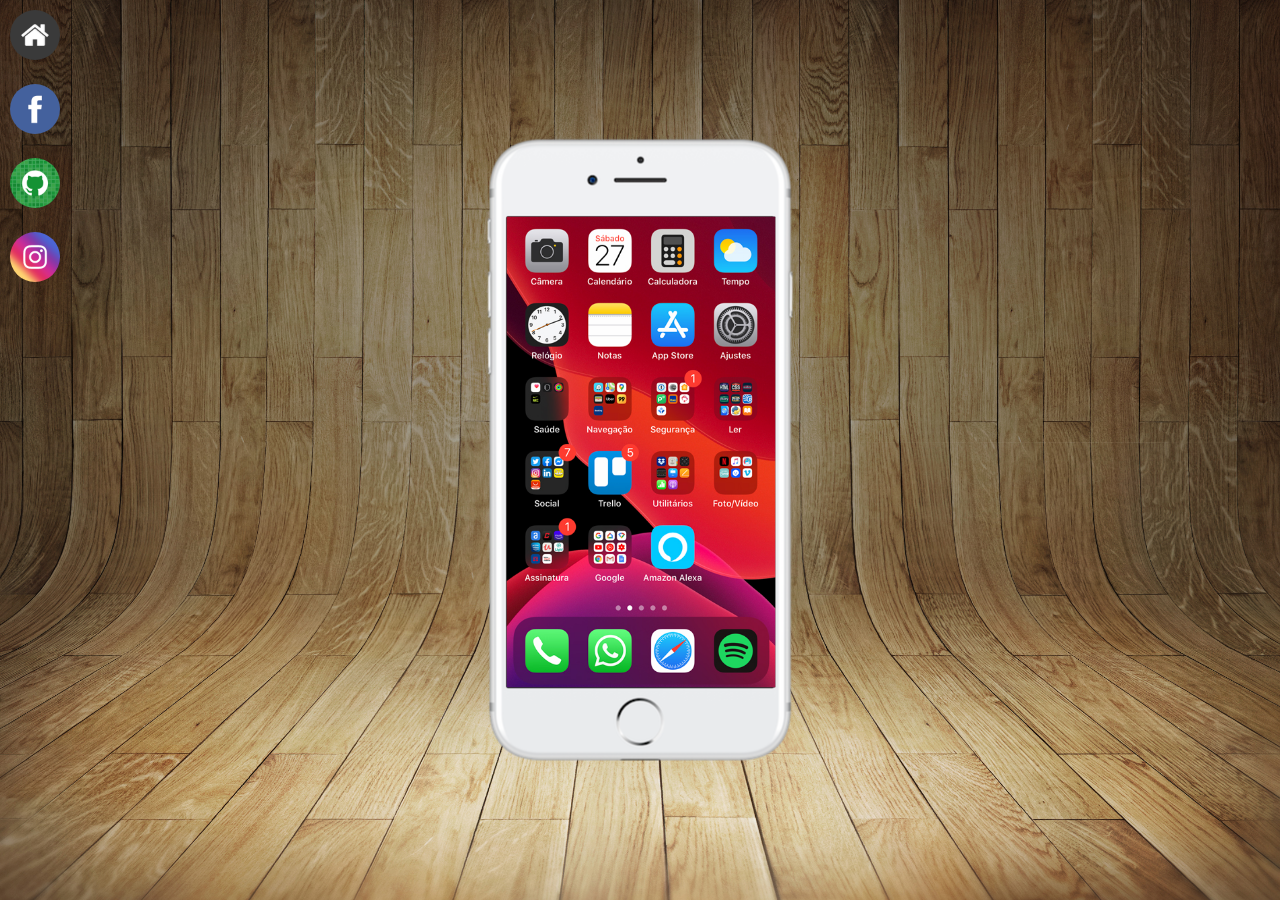
<file: index.html>
<!DOCTYPE html>
<html lang="pt-br">
<head>
    <meta charset="UTF-8">
    <meta name="viewport" content="width=device-width, initial-scale=1.0">
    <title>Projeto Redes Sociais</title>
    <link rel="shortcut icon" href="favicon.ico" type="image/x-icon">
    <link rel="stylesheet" href="estilos/style.css">
</head>
<body>
    <main>
        <section id="telefone">
            <iframe src="home.html" frameborder="0" name="tela" id="tela"></iframe>
        </section>
        <section id="redes-sociais">
            <a href="home.html" target="tela"> <img src="imagens/logo-home.jpg" alt=""></a><br>
            <a href="face.html" target="tela"> <img src="imagens/logo-facebook.jpg" alt=""></a><br>
            <a href="git.html" target="tela"> <img src="imagens/logo-github.jpg" alt=""></a><br>
            <a href="ig.html" target="tela"> <img src="imagens/logo-instagram.jpg" alt=""></a><br>
        
        </section>
    </main>
</body>
</html>
</file>
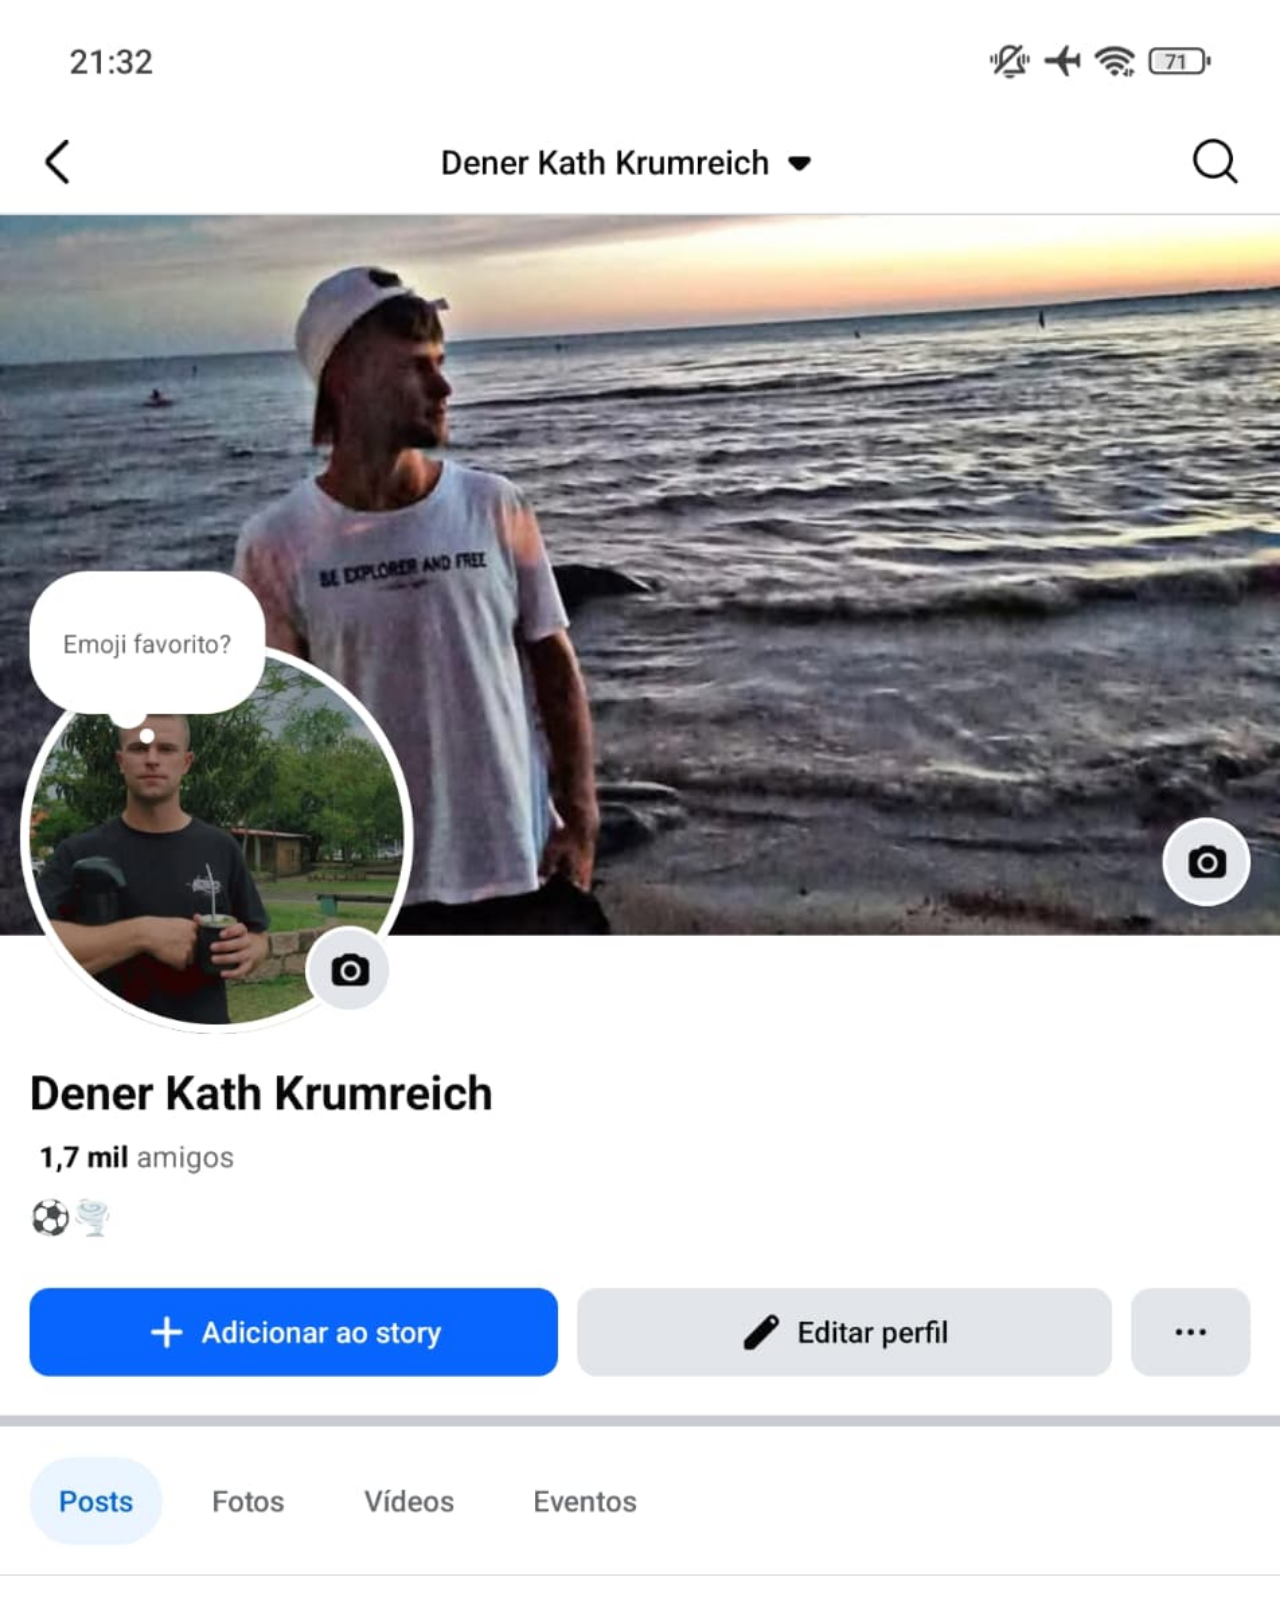
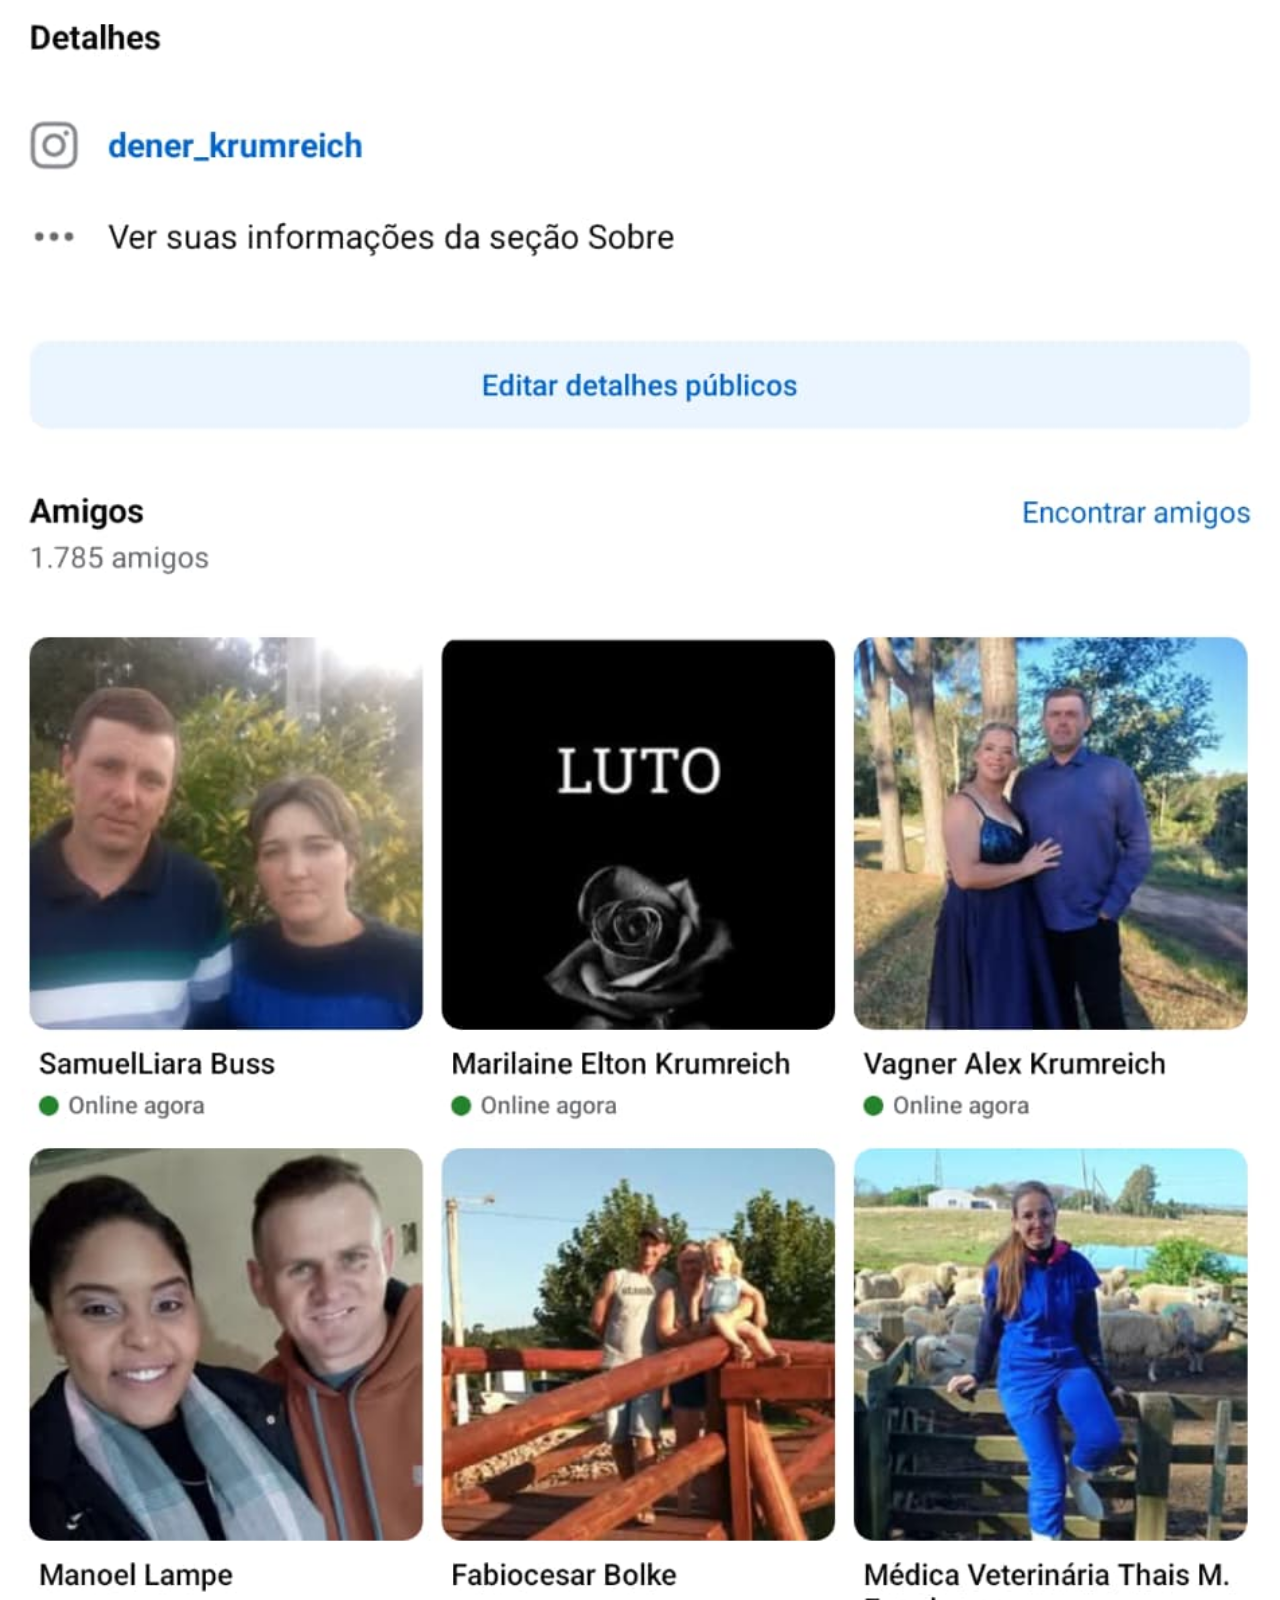
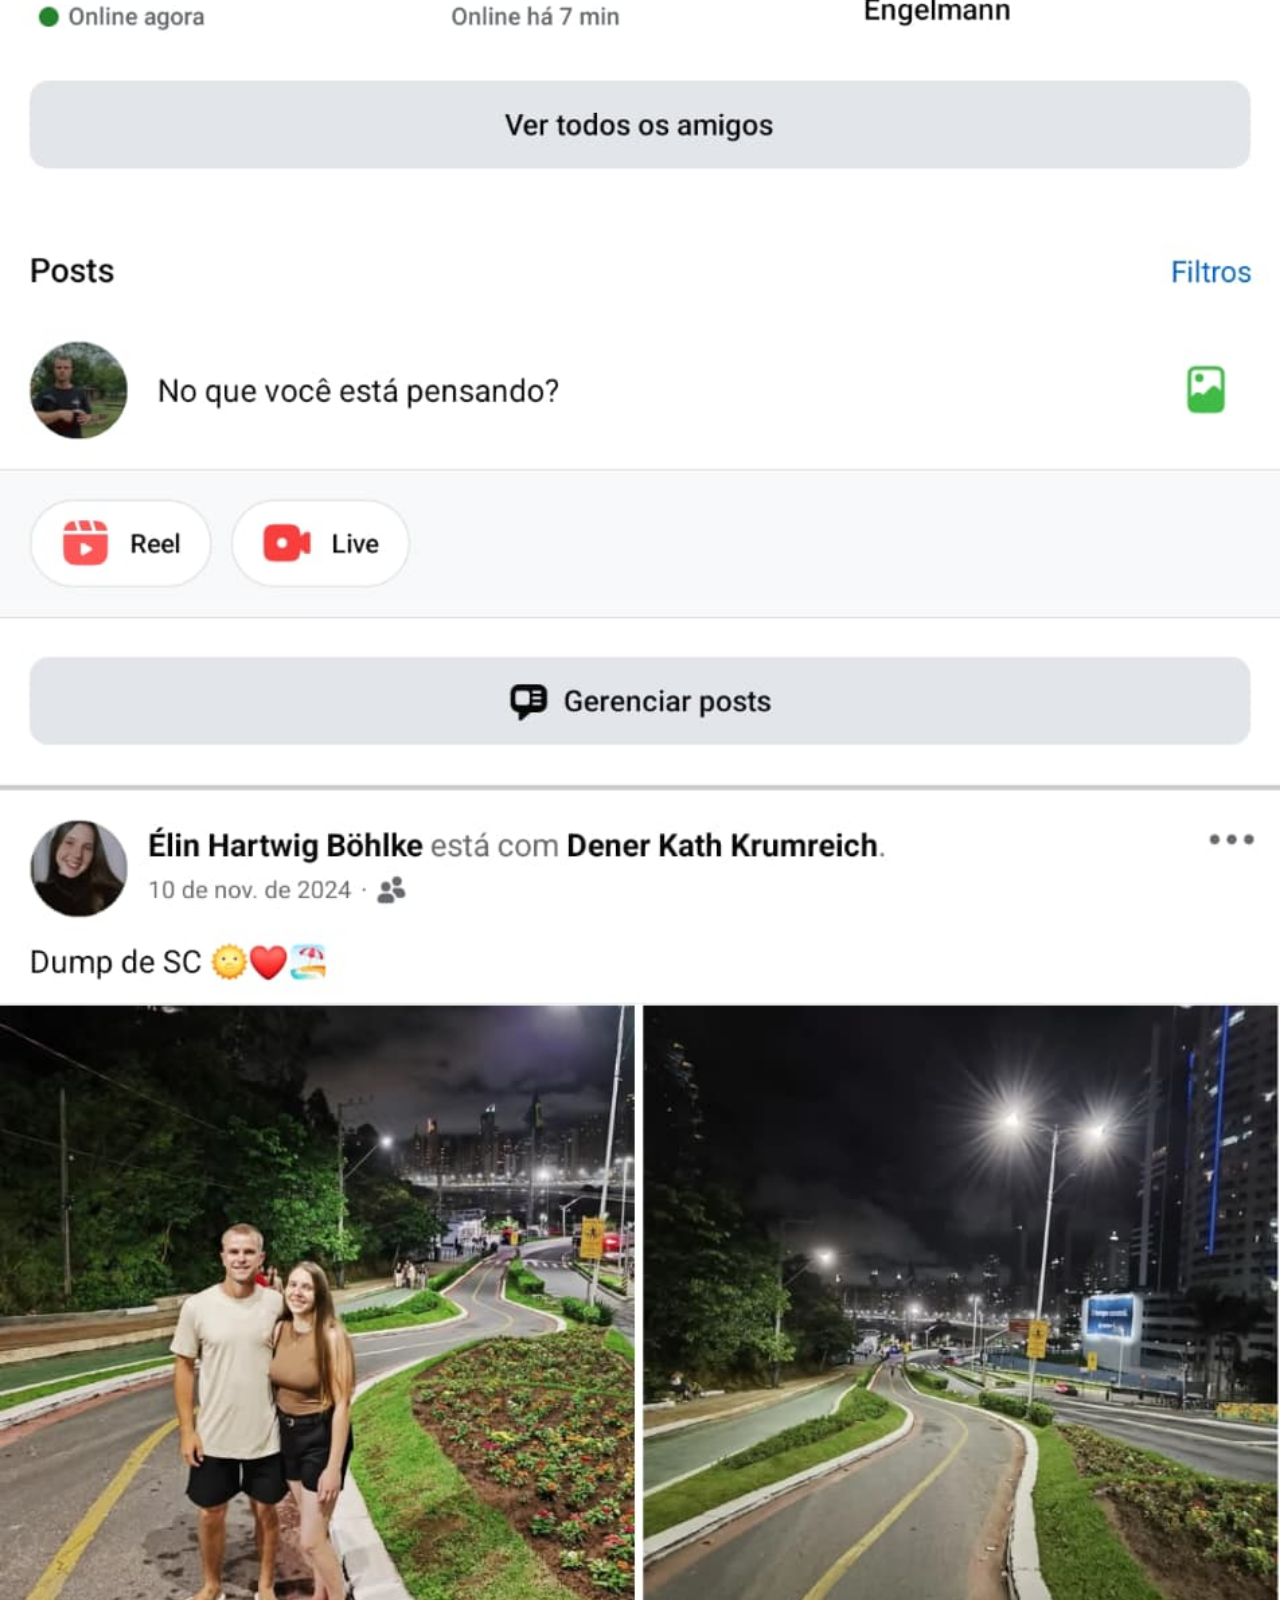
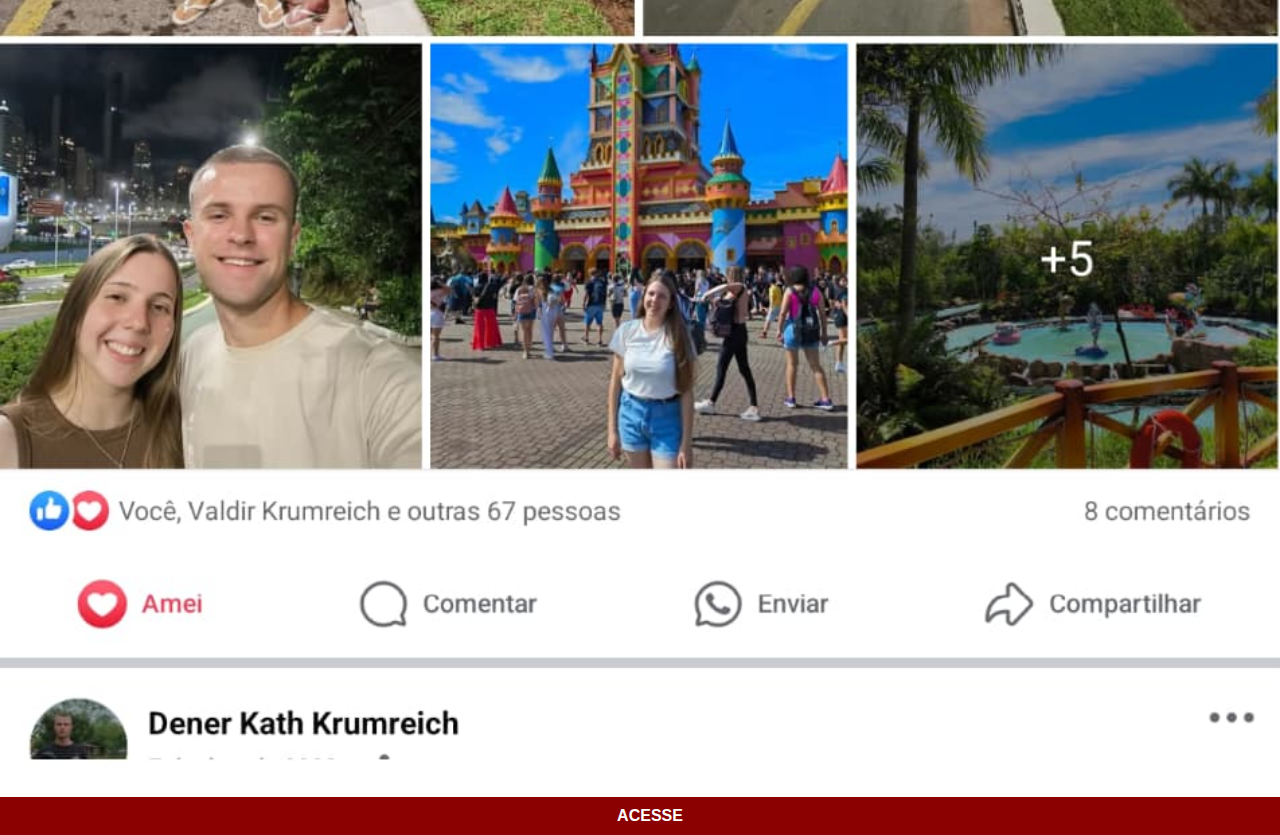
<file: face.html>
<!DOCTYPE html>
<html lang="pt-br">
<head>
    <meta charset="UTF-8">
    <meta name="viewport" content="width=device-width, initial-scale=1.0">
    <title>Document</title>
    <style>
        * {
            margin: 0px;
            padding: 0px;
            font-family: Arial, Helvetica, sans-serif;
        }

        ::-webkit-scrollbar {
            height: 0px;
            width: 0px;
        }

        img {
            width: 100vw;
        }

        a {
            background-color: darkred;
            display: block;
            color: white;
            text-align: center;
            text-decoration: none;
            font-weight: bolder;
            padding: 10px;
            width: 100vw;
        }

        a:hover {
            transform: translate(-2px, -2px);
            background-color: red;
        }
    </style>
</head>
<body>
    <img src="imagens/fc.jpg" alt="facebook">
    <a href="https://www.facebook.com/dener.kathkrumreich" target="_blank"> ACESSE</a>
    
</body>
</html>
</file>
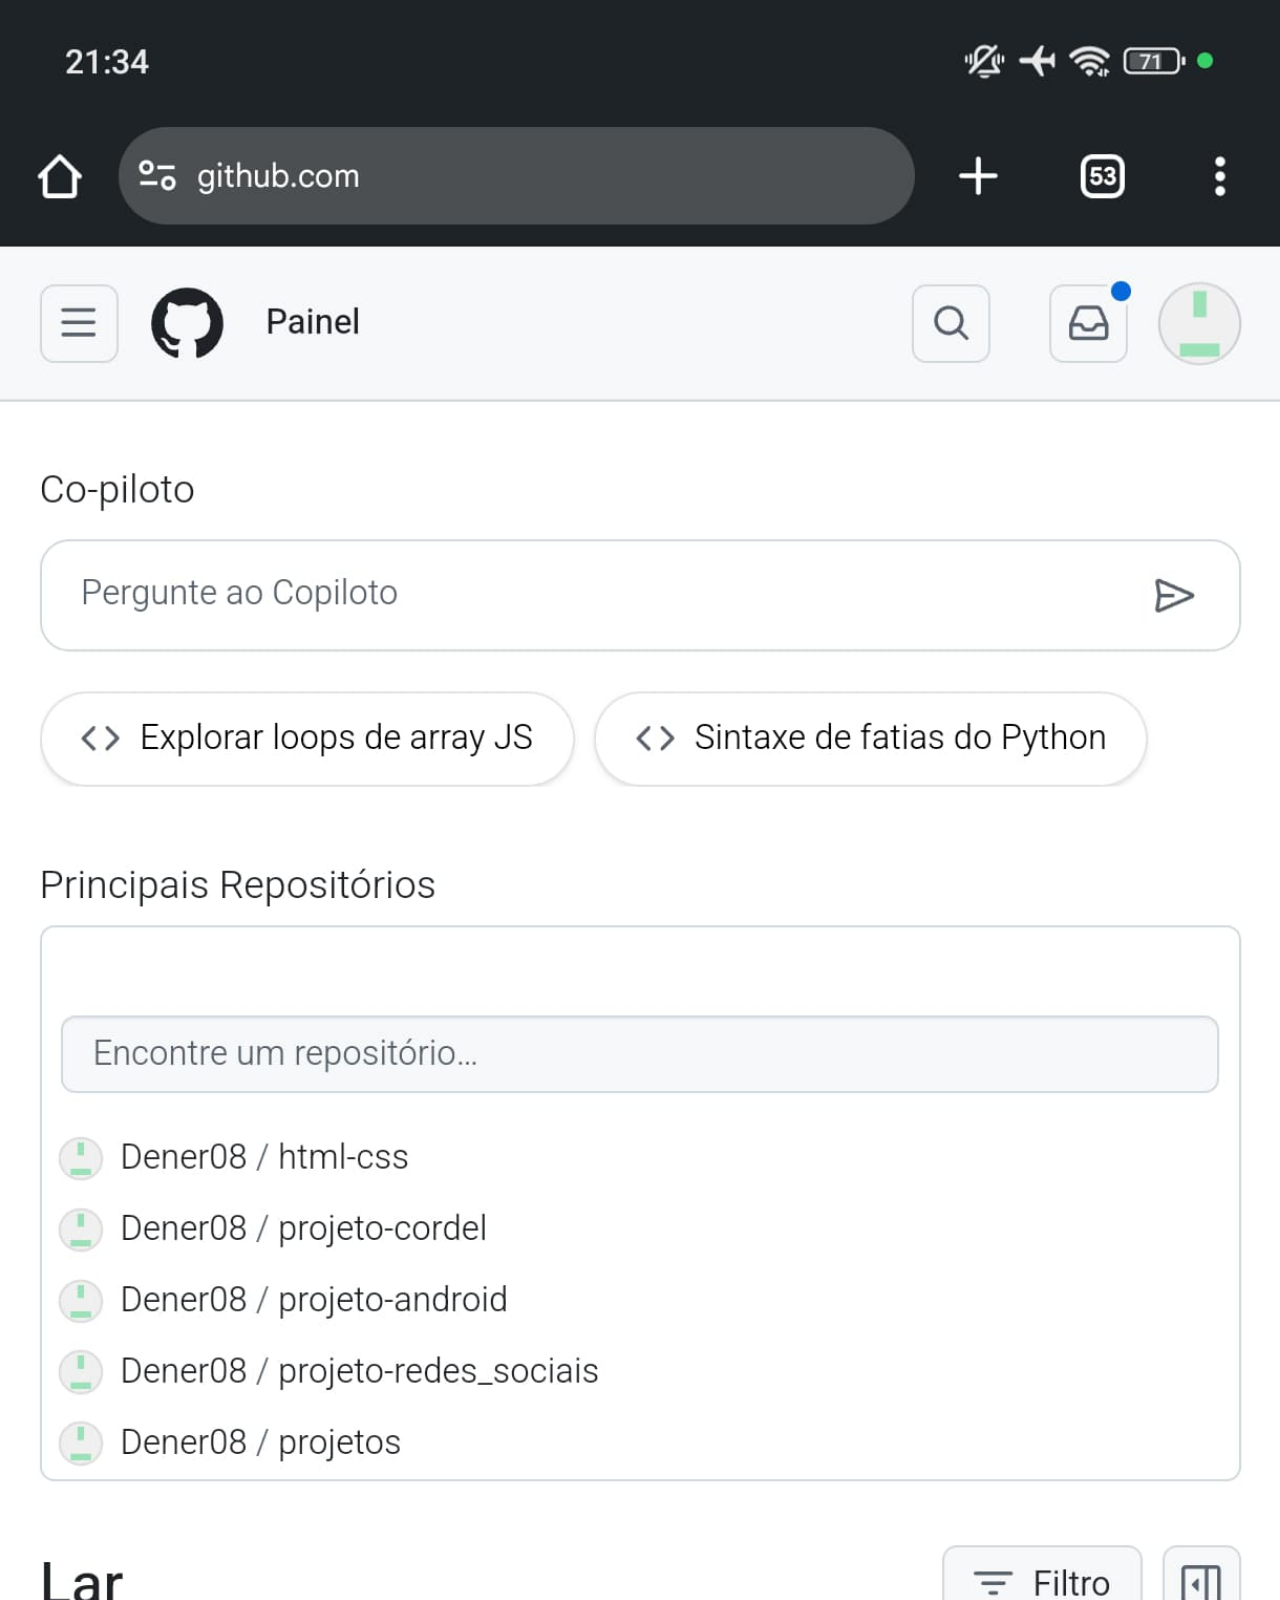
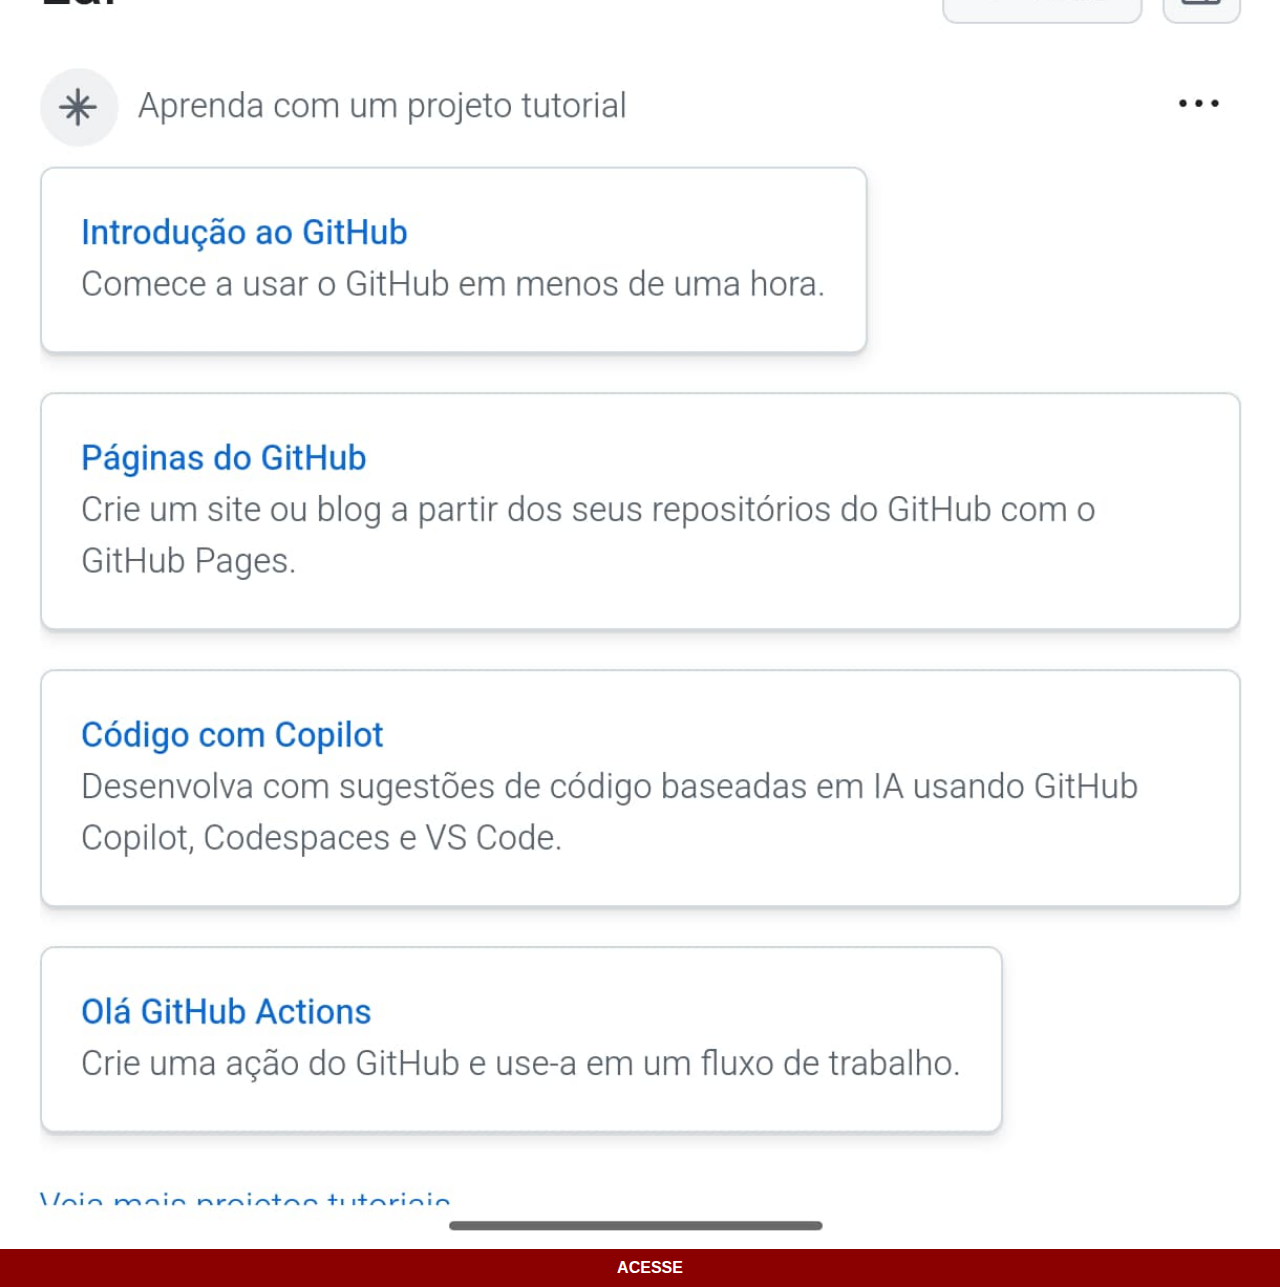
<file: git.html>
<!DOCTYPE html>
<html lang="pt-br">
<head>
    <meta charset="UTF-8">
    <meta name="viewport" content="width=device-width, initial-scale=1.0">
    <title>Document</title>
    <style>
        * {
            margin: 0px;
            padding: 0px;
            font-family: Arial, Helvetica, sans-serif;
        }
        ::-webkit-scrollbar {
            height: 0px;
            width: 0px;
        }
        img {
            width: 100vw;
        }

        a {
            background-color: darkred;
            display: block;
            color: white;
            text-align: center;
            text-decoration: none;
            font-weight: bolder;
            padding: 10px;
            width: 100vw;
        }
        a:hover {
            transform: translate(-2px, -2px);
            background-color: red;
        }
    </style>

</head>
<body>
    <img src="imagens/git.jpg" alt="github">
    <a href="https://github.com/Dener08" target="_blank"> ACESSE</a>
</body>
</html>
</file>
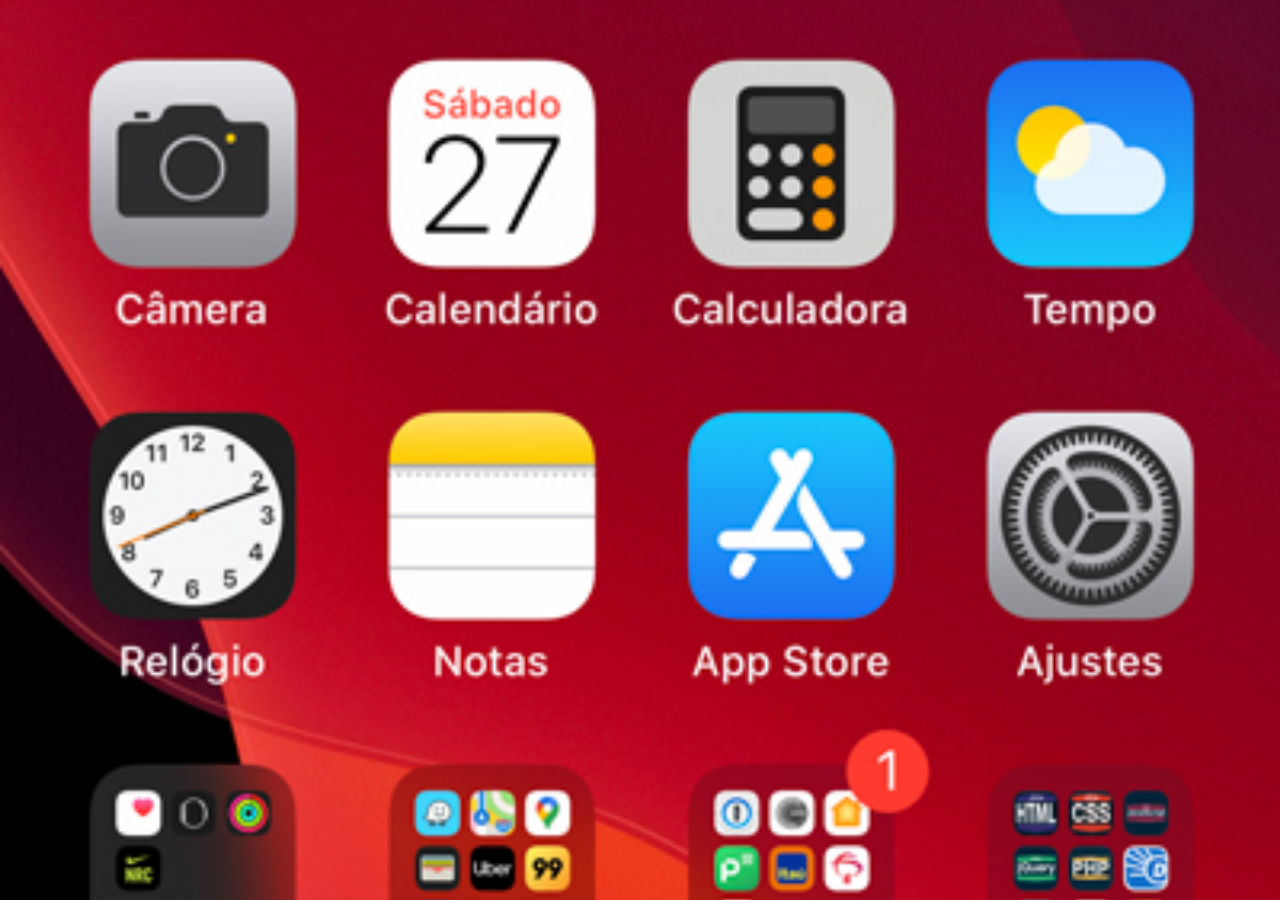
<file: home.html>
<!DOCTYPE html>
<html lang="pt-br">
<head>
    <meta charset="UTF-8">
    <meta name="viewport" content="width=device-width, initial-scale=1.0">
    <title>Home</title>
    <style>
        * {
            margin: 0px;
            padding: 0px;
        }

        body {
            width: 100vw;
            height: 100vh;
            background: black url('imagens/tela-home.jpg') no-repeat top center;
            background-size: cover;
        }
    </style>
</head>
<body>
    
</body>
</html>
</file>
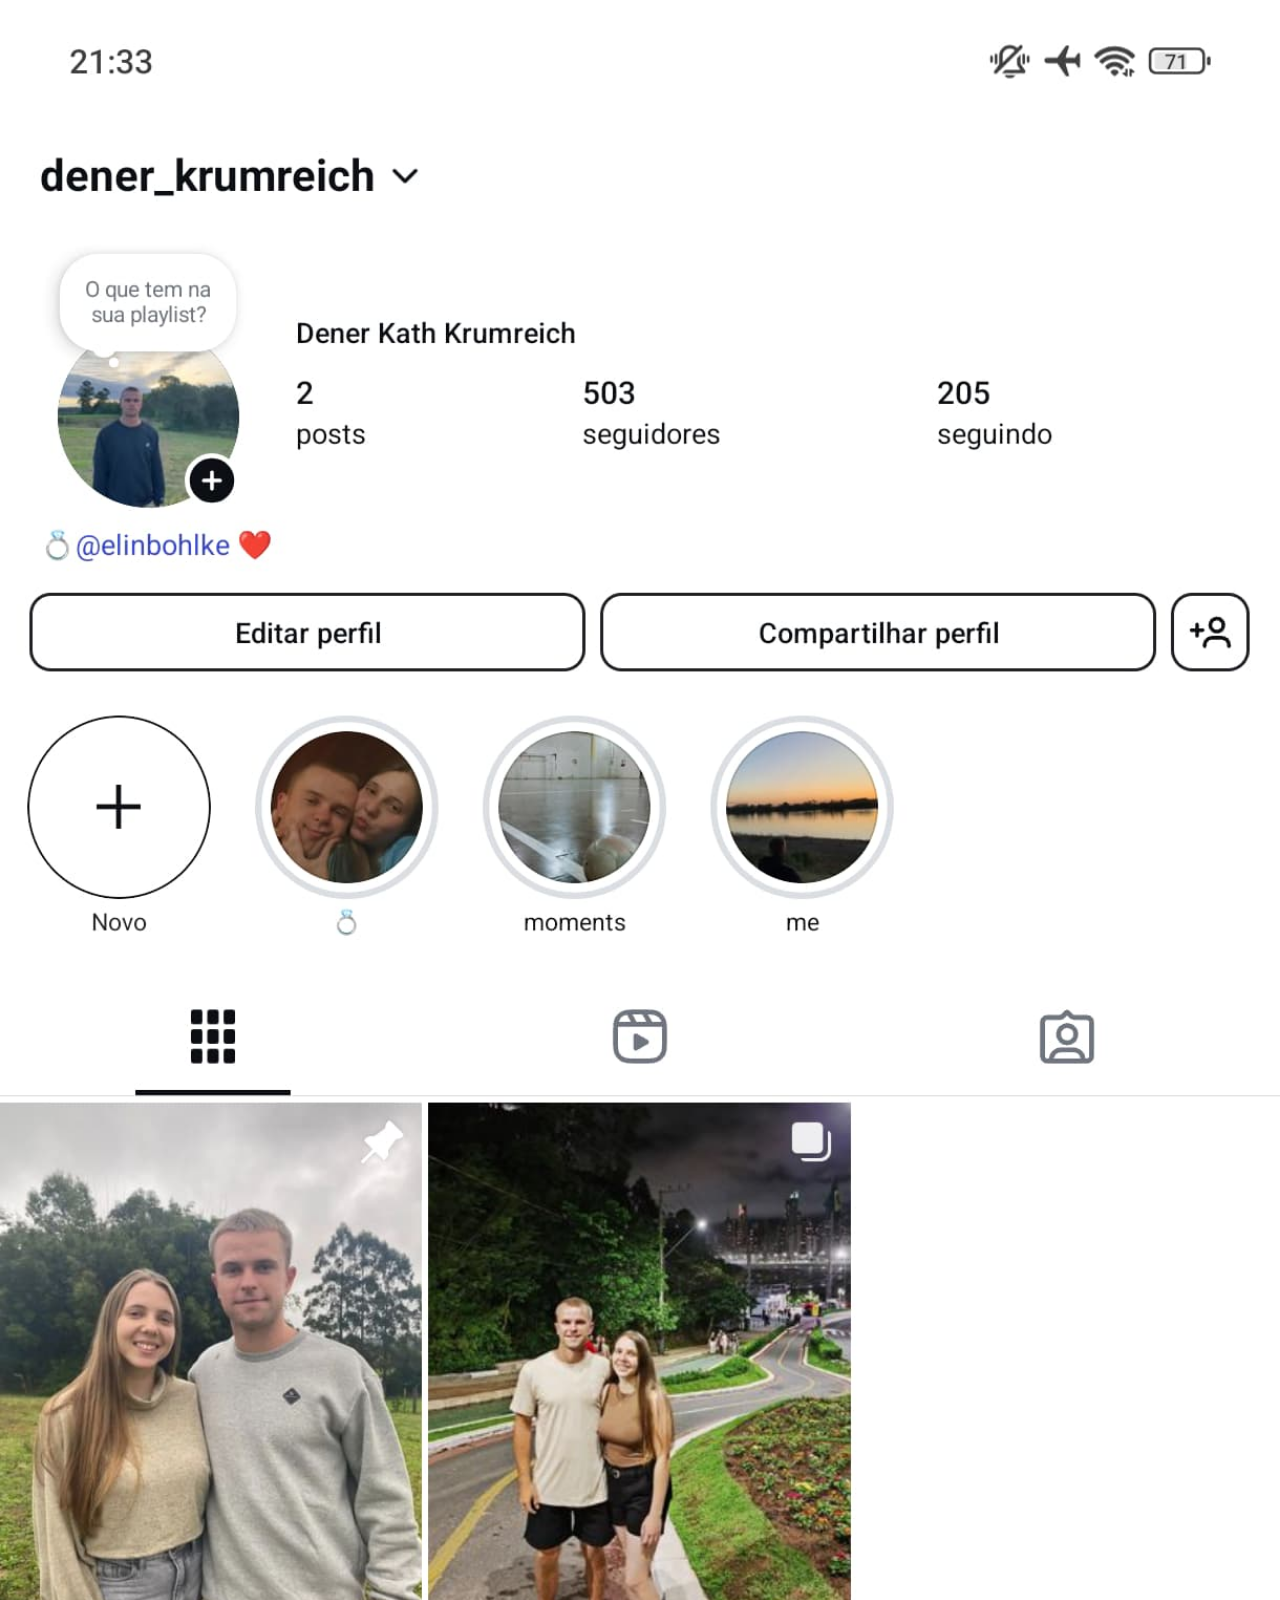
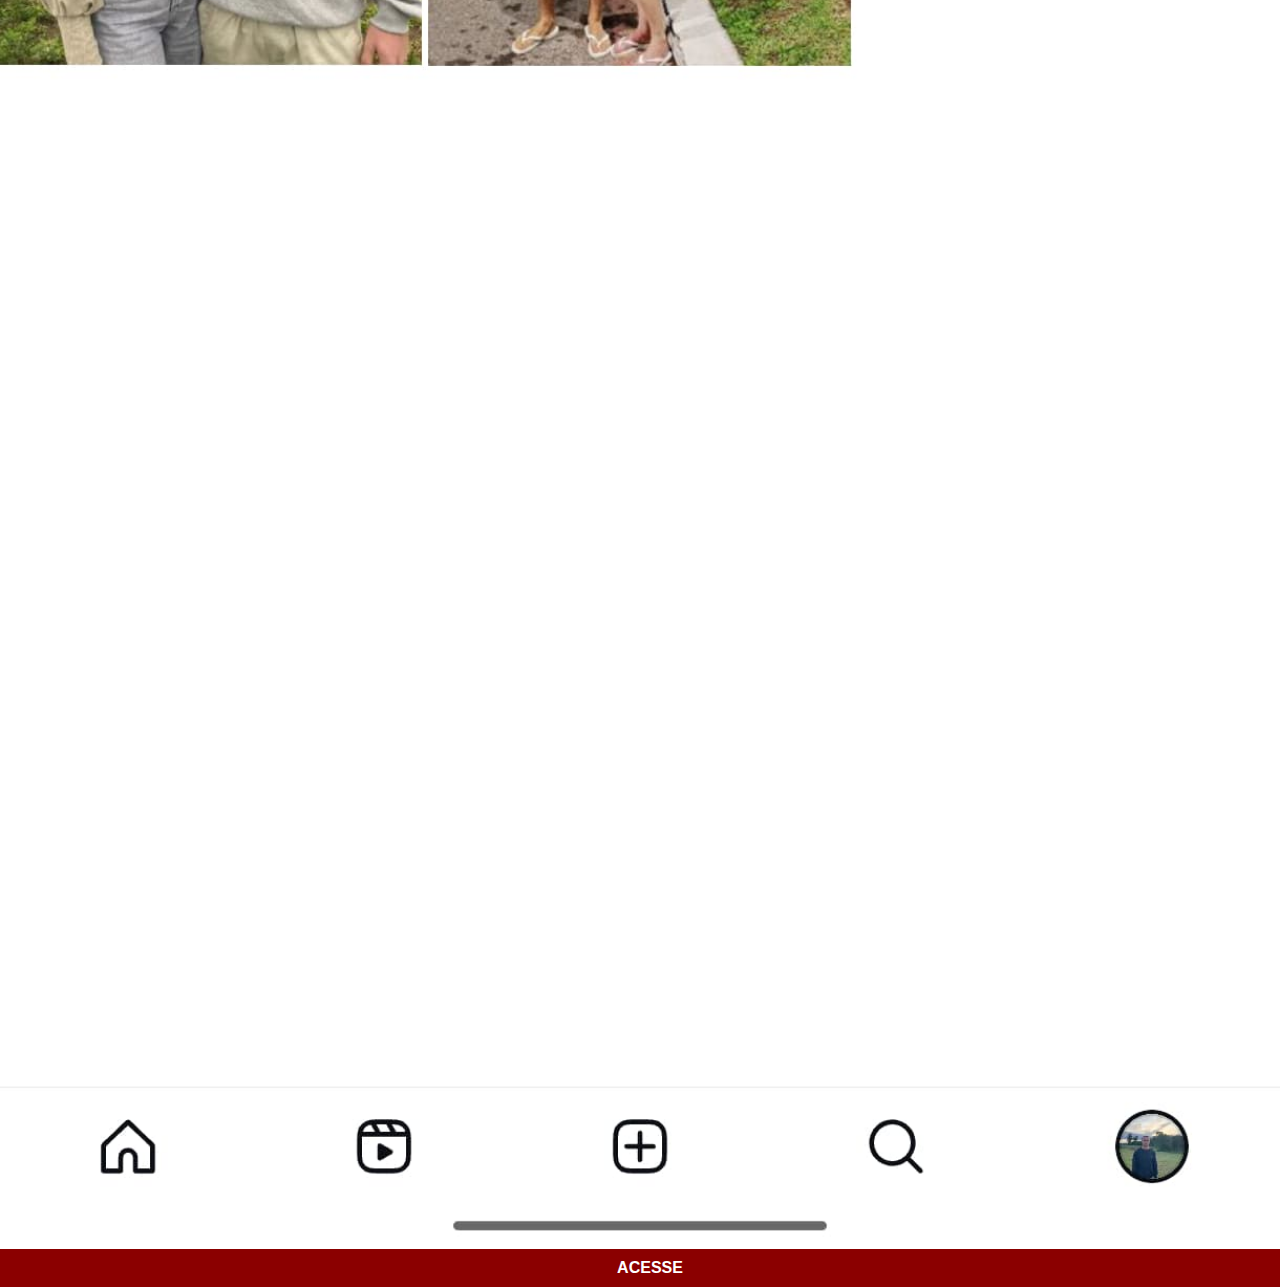
<file: ig.html>
<!DOCTYPE html>
<html lang="pt-br">
<head>
    <meta charset="UTF-8">
    <meta name="viewport" content="width=device-width, initial-scale=1.0">
    <title>Document</title>
    <style>
        * {
            margin: 0px;
            padding: 0px;
            font-family: Arial, Helvetica, sans-serif;
        }

        ::-webkit-scrollbar {
            height: 0px;
            width: 0px;
        }

        img {
            width: 100vw;
        }

        a {
            background-color: darkred;
            display: block;
            color: white;
            text-align: center;
            text-decoration: none;
            font-weight: bolder;
            padding: 10px;
            width: 100vw;
        }

        a:hover {
            transform: translate(-2px, -2px);
            background-color: red;
        }
    </style>
</head>
<body>
    <img src="imagens/ig.jpg" alt="instagram">
    <a href="https://www.instagram.com/dener_krumreich/" target="_blank"> ACESSE</a>
</body>
</html>
</file>
<file: estilos/style.css>
@charset "UTF-8";

* {
    margin: 0px;
    padding: 0px;
    font-family: Arial, Helvetica, sans-serif;
}

html, body {
    height: 100vh;
    width: 100vw;
}

body {
    background: url('../imagens/fundo-madeira.jpg');
    background-repeat: no-repeat;
    background-position: top center;
    background-size: cover;
}

main {
    height: 100vh;
    position: relative;
}

section#telefone {
    position: absolute;
    top: 50%;
    left: 50%;
    transform: translate(-50%, -50%);
    height: 627px;
    width: 311px;
    background-image: url('../imagens/frame-iphone.png');
    background-repeat: no-repeat;
}

#tela {
    position: relative;
    top: 80px;
    left: 22px;
    width: 269px;
    height: 471px;
}

section#redes-sociais img {
    width: 50px;
    margin: 10px;
    border-radius: 50%;
    box-sizing: border-box;
}

section#redes-sociais img:hover {
    border: 2px solid rgba(255, 255, 255, 0.575);
    transform: translate(-2px, -2px);
    transition: transform 0.5s;
}
</file>
